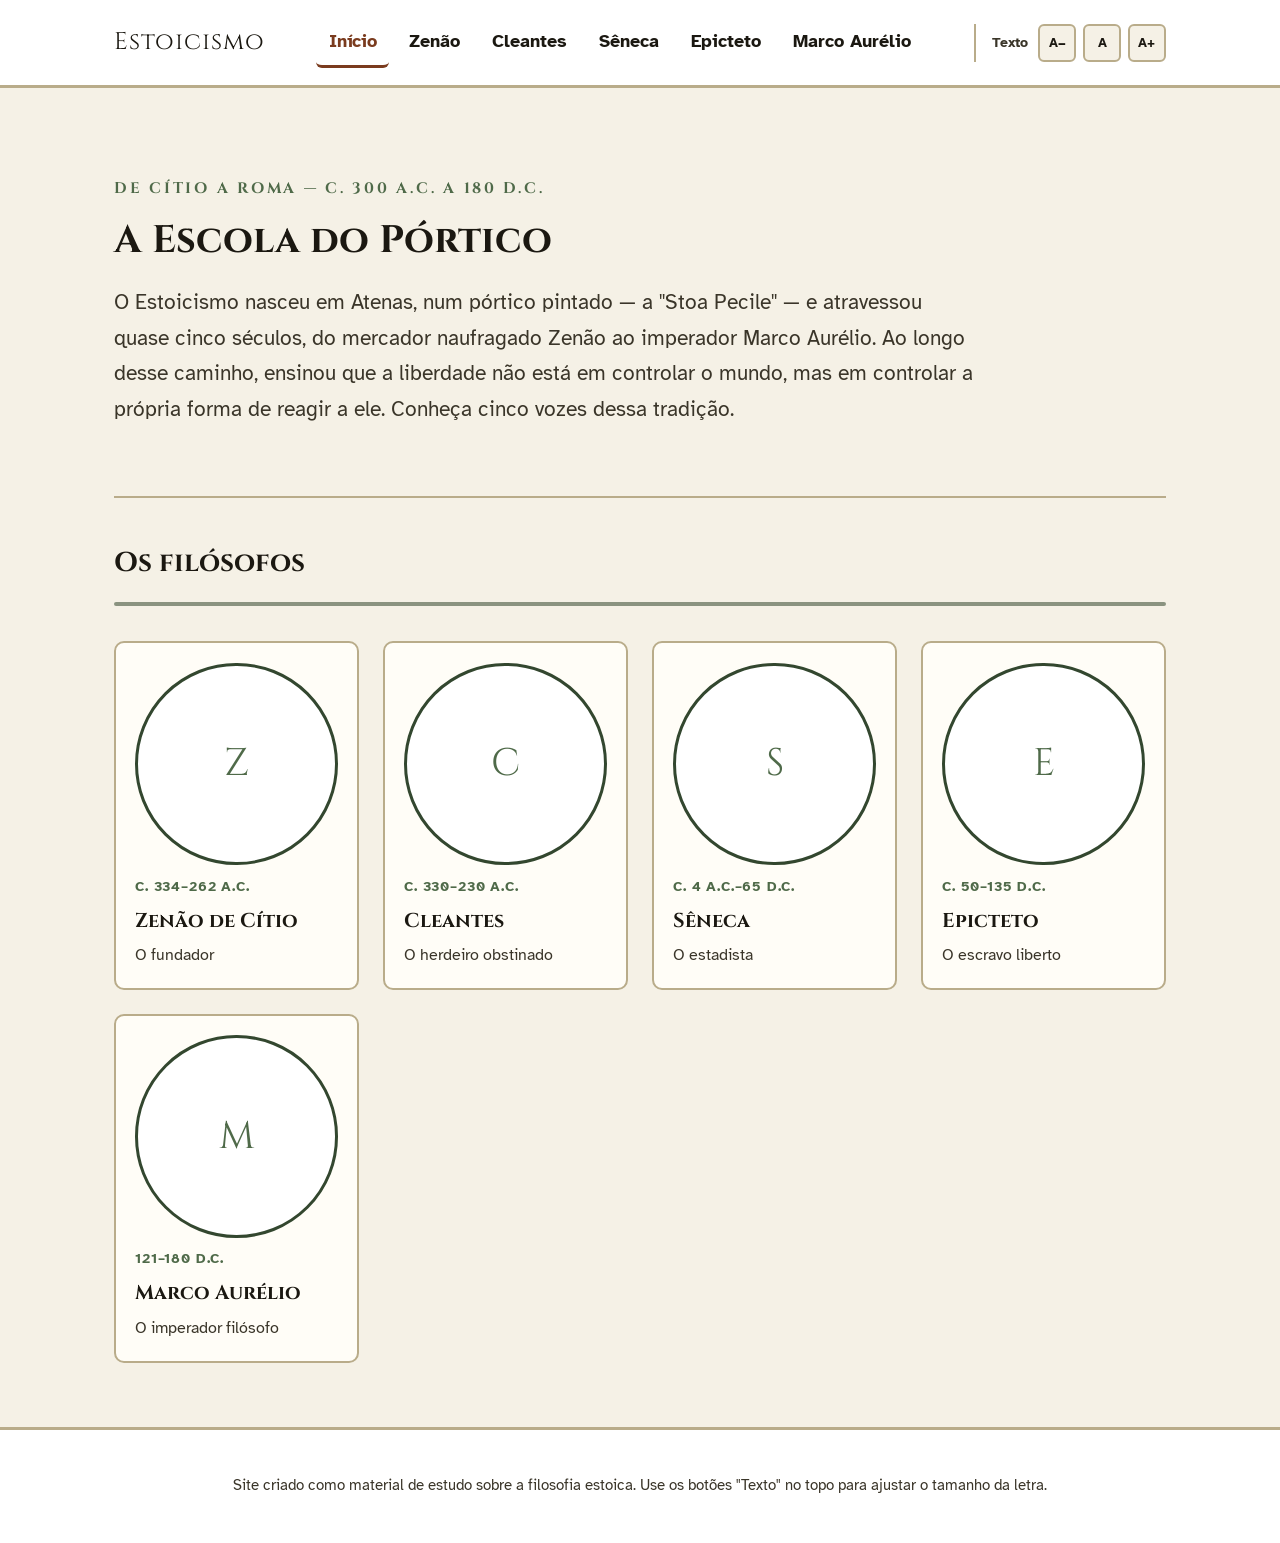
<file: index.html>
<!DOCTYPE html>
<html lang="pt-BR">
<head>
<meta charset="UTF-8">
<meta name="viewport" content="width=device-width, initial-scale=1.0">
<title>Estoicismo — Filósofos da Stoa</title>
<meta name="description" content="Um guia sobre os principais filósofos estoicos: Zenão, Cleantes, Sêneca, Epicteto e Marco Aurélio.">
<link rel="preconnect" href="https://fonts.googleapis.com">
<link href="https://fonts.googleapis.com/css2?family=Atkinson+Hyperlegible:ital,wght@0,400;0,700;1,400&family=Cinzel:wght@500;700&display=swap" rel="stylesheet">
<link rel="stylesheet" href="style.css">
</head>
<body>
<a class="skip-link" href="#conteudo">Pular para o conteúdo</a>

<header class="site-header">
  <div class="header-inner">
    <p class="site-title"><a href="index.html">Estoicismo</a></p>
    <nav class="main-nav" aria-label="Navegação principal">
      <ul>
        <li><a href="index.html" aria-current="page">Início</a></li>
        <li><a href="zenao.html">Zenão</a></li>
        <li><a href="cleantes.html">Cleantes</a></li>
        <li><a href="seneca.html">Sêneca</a></li>
        <li><a href="epicteto.html">Epicteto</a></li>
        <li><a href="marco-aurelio.html">Marco Aurélio</a></li>
      </ul>
    </nav>
    <div class="font-controls" role="group" aria-label="Ajustar tamanho do texto">
      <span>Texto</span>
      <button id="font-decrease" type="button" aria-label="Diminuir tamanho do texto">A−</button>
      <button id="font-reset" type="button" aria-label="Restaurar tamanho padrão do texto">A</button>
      <button id="font-increase" type="button" aria-label="Aumentar tamanho do texto">A+</button>
    </div>
  </div>
</header>

<main id="conteudo">

  <section class="hero">
    <p class="eyebrow">De Cítio a Roma — c. 300 a.C. a 180 d.C.</p>
    <h1>A Escola do Pórtico</h1>
    <p class="lede">O Estoicismo nasceu em Atenas, num pórtico pintado — a "Stoa Pecile" — e atravessou quase cinco
    séculos, do mercador naufragado Zenão ao imperador Marco Aurélio. Ao longo desse caminho, ensinou que a
    liberdade não está em controlar o mundo, mas em controlar a própria forma de reagir a ele. Conheça cinco
    vozes dessa tradição.</p>
  </section>

  <section class="timeline" aria-labelledby="filosofos-titulo">
    <h2 id="filosofos-titulo" style="margin-top:0;">Os filósofos</h2>
    <div class="timeline-track" aria-hidden="true"></div>

    <div class="philosopher-grid">

      <a class="philo-card" href="zenao.html">
        <span class="philo-portrait placeholder" aria-hidden="true">Z</span>
        <span class="era">c. 334–262 a.C.</span>
        <h3>Zenão de Cítio</h3>
        <p class="epithet">O fundador</p>
      </a>

      <a class="philo-card" href="cleantes.html">
        <span class="philo-portrait placeholder" aria-hidden="true">C</span>
        <span class="era">c. 330–230 a.C.</span>
        <h3>Cleantes</h3>
        <p class="epithet">O herdeiro obstinado</p>
      </a>

      <a class="philo-card" href="seneca.html">
        <span class="philo-portrait placeholder" aria-hidden="true">S</span>
        <span class="era">c. 4 a.C.–65 d.C.</span>
        <h3>Sêneca</h3>
        <p class="epithet">O estadista</p>
      </a>

      <a class="philo-card" href="epicteto.html">
        <span class="philo-portrait placeholder" aria-hidden="true">E</span>
        <span class="era">c. 50–135 d.C.</span>
        <h3>Epicteto</h3>
        <p class="epithet">O escravo liberto</p>
      </a>

      <a class="philo-card" href="marco-aurelio.html">
        <span class="philo-portrait placeholder" aria-hidden="true">M</span>
        <span class="era">121–180 d.C.</span>
        <h3>Marco Aurélio</h3>
        <p class="epithet">O imperador filósofo</p>
      </a>

    </div>
  </section>

</main>

<footer class="site-footer">
  <p>Site criado como material de estudo sobre a filosofia estoica. Use os botões "Texto" no topo para ajustar o
  tamanho da letra.</p>
</footer>

<script src="script.js"></script>
</body>
</html>
</file>
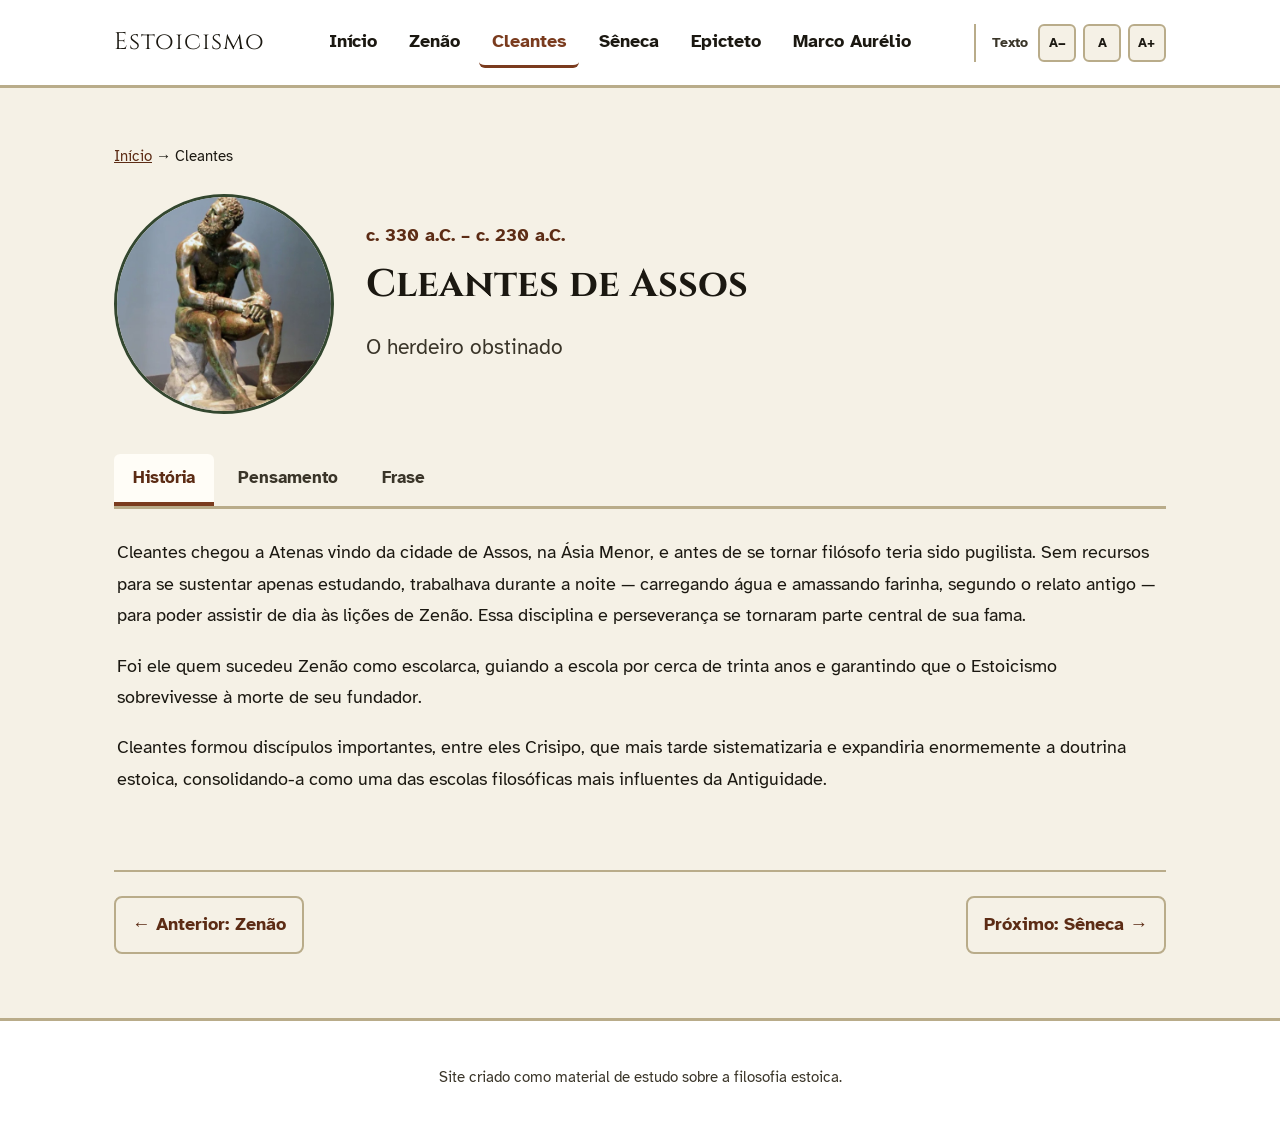
<file: cleantes.html>
<!DOCTYPE html>
<html lang="pt-BR">
<head>
<meta charset="UTF-8">
<meta name="viewport" content="width=device-width, initial-scale=1.0">
<title>Cleantes — Estoicismo</title>
<meta name="description" content="Vida e ideias de Cleantes de Assos, segundo escolarca do Estoicismo.">
<link rel="preconnect" href="https://fonts.googleapis.com">
<link href="https://fonts.googleapis.com/css2?family=Atkinson+Hyperlegible:ital,wght@0,400;0,700;1,400&family=Cinzel:wght@500;700&display=swap" rel="stylesheet">
<link rel="stylesheet" href="style.css">
</head>
<body>
<a class="skip-link" href="#conteudo">Pular para o conteúdo</a>

<header class="site-header">
  <div class="header-inner">
    <p class="site-title"><a href="index.html">Estoicismo</a></p>
    <nav class="main-nav" aria-label="Navegação principal">
      <ul>
        <li><a href="index.html">Início</a></li>
        <li><a href="zenao.html">Zenão</a></li>
        <li><a href="cleantes.html" aria-current="page">Cleantes</a></li>
        <li><a href="seneca.html">Sêneca</a></li>
        <li><a href="epicteto.html">Epicteto</a></li>
        <li><a href="marco-aurelio.html">Marco Aurélio</a></li>
      </ul>
    </nav>
    <div class="font-controls" role="group" aria-label="Ajustar tamanho do texto">
      <span>Texto</span>
      <button id="font-decrease" type="button" aria-label="Diminuir tamanho do texto">A−</button>
      <button id="font-reset" type="button" aria-label="Restaurar tamanho padrão do texto">A</button>
      <button id="font-increase" type="button" aria-label="Aumentar tamanho do texto">A+</button>
    </div>
  </div>
</header>

<main id="conteudo">

  <p class="breadcrumb"><a href="index.html">Início</a> → Cleantes</p>

  <article>
    <div class="philo-header">
      <div class="portrait-wrap">
        <!-- Troque esta imagem substituindo o arquivo em imagens/cleantes.jpg -->
        <img class="philo-portrait" src="imagens/cleantes.jpg" alt="Representação de Cleantes de Assos"
             onerror="this.replaceWith(Object.assign(document.createElement('span'),{className:'philo-portrait placeholder',textContent:'C'}))">
      </div>
      <div>
        <p class="dates">c. 330 a.C. – c. 230 a.C.</p>
        <h1>Cleantes de Assos</h1>
        <p class="lede">O herdeiro obstinado</p>
      </div>
    </div>

    <div class="tabs">
      <div class="tab-list" role="tablist" aria-label="Sobre Cleantes de Assos">
        <button class="tab" role="tab" id="tab-historia" aria-controls="painel-historia" aria-selected="true">História</button>
        <button class="tab" role="tab" id="tab-pensamento" aria-controls="painel-pensamento" aria-selected="false" tabindex="-1">Pensamento</button>
        <button class="tab" role="tab" id="tab-frase" aria-controls="painel-frase" aria-selected="false" tabindex="-1">Frase</button>
      </div>

      <div class="tab-panel philo-content" id="painel-historia" role="tabpanel" aria-labelledby="tab-historia" tabindex="0">
        <p>Cleantes chegou a Atenas vindo da cidade de Assos, na Ásia Menor, e antes de se tornar filósofo
        teria sido pugilista. Sem recursos para se sustentar apenas estudando, trabalhava durante a noite —
        carregando água e amassando farinha, segundo o relato antigo — para poder assistir de dia às lições
        de Zenão. Essa disciplina e perseverança se tornaram parte central de sua fama.</p>

        <p>Foi ele quem sucedeu Zenão como escolarca, guiando a escola por cerca de trinta anos e garantindo
        que o Estoicismo sobrevivesse à morte de seu fundador.</p>

        <p>Cleantes formou discípulos importantes, entre eles Crisipo, que mais tarde sistematizaria e
        expandiria enormemente a doutrina estoica, consolidando-a como uma das escolas filosóficas mais
        influentes da Antiguidade.</p>
      </div>

      <div class="tab-panel philo-content" id="painel-pensamento" role="tabpanel" aria-labelledby="tab-pensamento" tabindex="0" hidden>
        <p>Ao contrário de Zenão, que se destacava pela agudeza lógica, Cleantes era lembrado por sua força
        de vontade e devoção quase religiosa aos princípios estoicos — a filosofia, para ele, era antes de
        tudo uma prática de caráter.</p>

        <p>Sua obra mais lembrada é o "Hino a Zeus", um poema que descreve a divindade suprema como a razão
        universal que ordena todas as coisas, inclusive o que parece, à primeira vista, desordem ou
        infortúnio. O texto resume bem a ideia estoica de aceitação ativa: cooperar conscientemente com uma
        ordem racional maior do que nós, em vez de resistir a ela.</p>

        <p>Essa noção de aceitação não significa passividade: para Cleantes, cooperar com a ordem do mundo é
        um ato consciente de vontade, não resignação. Quem entende essa ordem age com propósito; quem não a
        entende é arrastado por ela mesmo assim.</p>
      </div>

      <div class="tab-panel" id="painel-frase" role="tabpanel" aria-labelledby="tab-frase" tabindex="0" hidden>
        <blockquote class="pull-quote">
          Para Cleantes, quem resiste ao curso dos acontecimentos é arrastado por eles mesmo assim — só que
          sofrendo; melhor é caminhar de bom grado ao lado do destino.
          <cite>— resumo do ensinamento atribuído a Cleantes de Assos</cite>
        </blockquote>
      </div>
    </div>

    <nav class="next-prev" aria-label="Navegação entre filósofos">
      <a href="zenao.html">← Anterior: Zenão</a>
      <a href="seneca.html">Próximo: Sêneca →</a>
    </nav>
  </article>

</main>

<footer class="site-footer">
  <p>Site criado como material de estudo sobre a filosofia estoica.</p>
</footer>

<script src="script.js"></script>
</body>
</html>
</file>
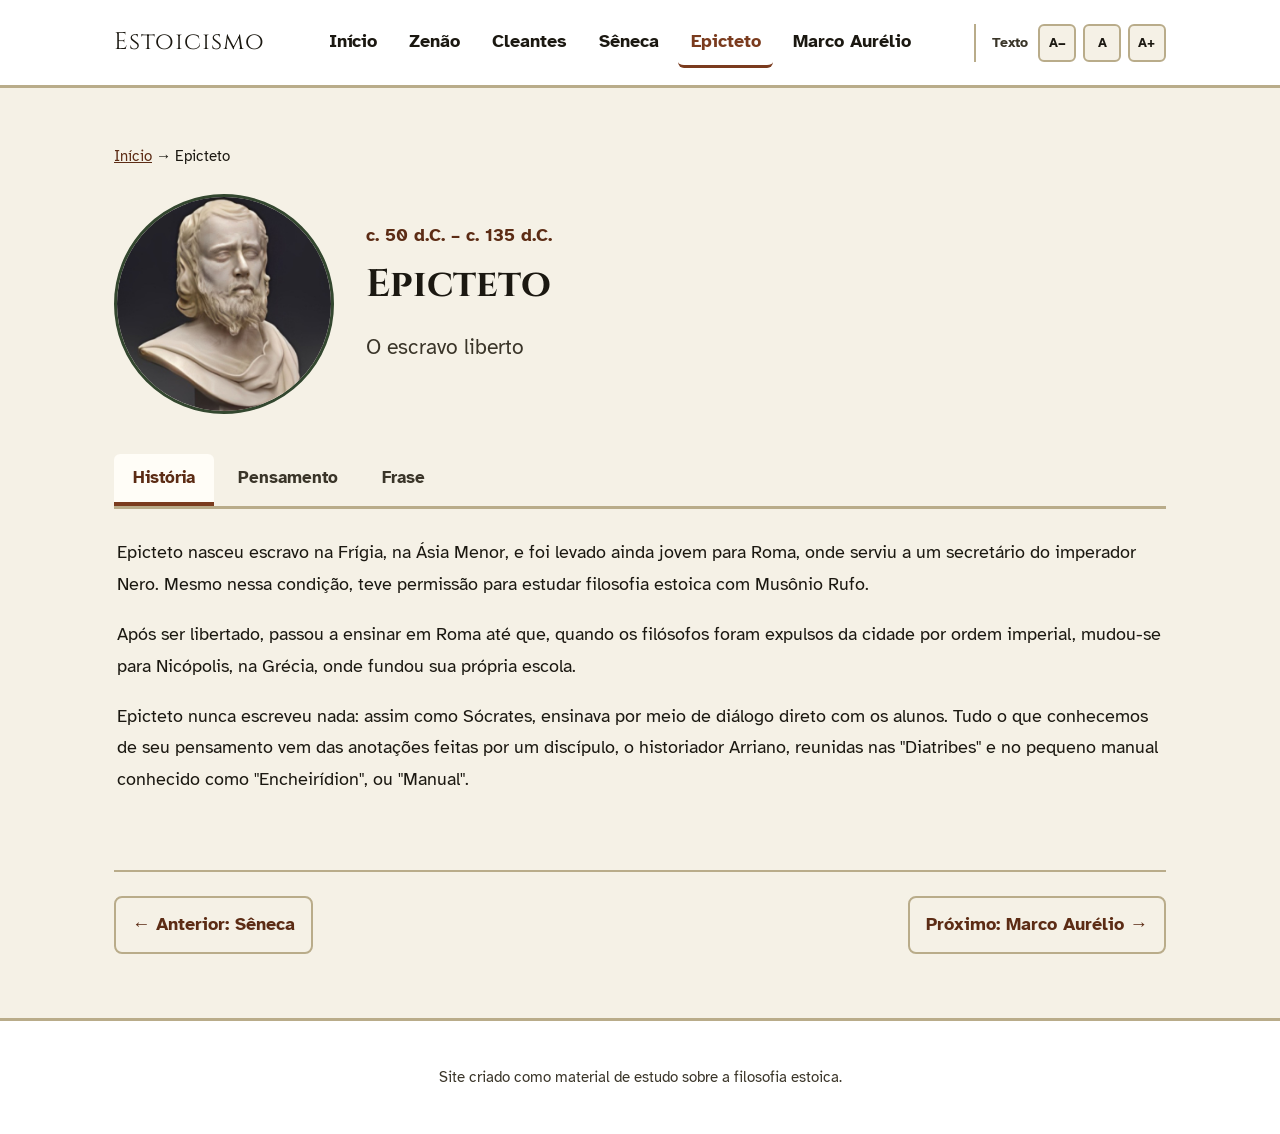
<file: epicteto.html>
<!DOCTYPE html>
<html lang="pt-BR">
<head>
<meta charset="UTF-8">
<meta name="viewport" content="width=device-width, initial-scale=1.0">
<title>Epicteto — Estoicismo</title>
<meta name="description" content="Vida e ideias de Epicteto, filósofo estoico que nasceu escravo.">
<link rel="preconnect" href="https://fonts.googleapis.com">
<link href="https://fonts.googleapis.com/css2?family=Atkinson+Hyperlegible:ital,wght@0,400;0,700;1,400&family=Cinzel:wght@500;700&display=swap" rel="stylesheet">
<link rel="stylesheet" href="style.css">
</head>
<body>
<a class="skip-link" href="#conteudo">Pular para o conteúdo</a>

<header class="site-header">
  <div class="header-inner">
    <p class="site-title"><a href="index.html">Estoicismo</a></p>
    <nav class="main-nav" aria-label="Navegação principal">
      <ul>
        <li><a href="index.html">Início</a></li>
        <li><a href="zenao.html">Zenão</a></li>
        <li><a href="cleantes.html">Cleantes</a></li>
        <li><a href="seneca.html">Sêneca</a></li>
        <li><a href="epicteto.html" aria-current="page">Epicteto</a></li>
        <li><a href="marco-aurelio.html">Marco Aurélio</a></li>
      </ul>
    </nav>
    <div class="font-controls" role="group" aria-label="Ajustar tamanho do texto">
      <span>Texto</span>
      <button id="font-decrease" type="button" aria-label="Diminuir tamanho do texto">A−</button>
      <button id="font-reset" type="button" aria-label="Restaurar tamanho padrão do texto">A</button>
      <button id="font-increase" type="button" aria-label="Aumentar tamanho do texto">A+</button>
    </div>
  </div>
</header>

<main id="conteudo">

  <p class="breadcrumb"><a href="index.html">Início</a> → Epicteto</p>

  <article>
    <div class="philo-header">
      <div class="portrait-wrap">
        <!-- Troque esta imagem substituindo o arquivo em imagens/epicteto.jpg -->
        <img class="philo-portrait" src="imagens/epicteto.jpg" alt="Representação de Epicteto"
             onerror="this.replaceWith(Object.assign(document.createElement('span'),{className:'philo-portrait placeholder',textContent:'E'}))">
      </div>
      <div>
        <p class="dates">c. 50 d.C. – c. 135 d.C.</p>
        <h1>Epicteto</h1>
        <p class="lede">O escravo liberto</p>
      </div>
    </div>

    <div class="tabs">
      <div class="tab-list" role="tablist" aria-label="Sobre Epicteto">
        <button class="tab" role="tab" id="tab-historia" aria-controls="painel-historia" aria-selected="true">História</button>
        <button class="tab" role="tab" id="tab-pensamento" aria-controls="painel-pensamento" aria-selected="false" tabindex="-1">Pensamento</button>
        <button class="tab" role="tab" id="tab-frase" aria-controls="painel-frase" aria-selected="false" tabindex="-1">Frase</button>
      </div>

      <div class="tab-panel philo-content" id="painel-historia" role="tabpanel" aria-labelledby="tab-historia" tabindex="0">
        <p>Epicteto nasceu escravo na Frígia, na Ásia Menor, e foi levado ainda jovem para Roma, onde serviu
        a um secretário do imperador Nero. Mesmo nessa condição, teve permissão para estudar filosofia
        estoica com Musônio Rufo.</p>

        <p>Após ser libertado, passou a ensinar em Roma até que, quando os filósofos foram expulsos da
        cidade por ordem imperial, mudou-se para Nicópolis, na Grécia, onde fundou sua própria escola.</p>

        <p>Epicteto nunca escreveu nada: assim como Sócrates, ensinava por meio de diálogo direto com os
        alunos. Tudo o que conhecemos de seu pensamento vem das anotações feitas por um discípulo, o
        historiador Arriano, reunidas nas "Diatribes" e no pequeno manual conhecido como "Encheirídion", ou
        "Manual".</p>
      </div>

      <div class="tab-panel philo-content" id="painel-pensamento" role="tabpanel" aria-labelledby="tab-pensamento" tabindex="0" hidden>
        <p>Sua ideia central é simples de enunciar, mas exigente de praticar: algumas coisas dependem de
        nós — nossos julgamentos, desejos e ações — e outras não — nosso corpo, nossa reputação, os eventos
        externos.</p>

        <p>A perturbação nasce de tentar controlar o que não está em nosso poder; a liberdade nasce de
        concentrar toda a atenção no que está. Essa distinção entre o que depende e o que não depende de nós
        tornou-se um dos conceitos mais citados de toda a filosofia estoica.</p>

        <p>Epicteto insistia ainda que a filosofia não serve para impressionar os outros com teoria, mas
        para transformar a própria conduta — quem só discute os princípios sem aplicá-los, para ele, ainda
        não começou a filosofar de verdade.</p>
      </div>

      <div class="tab-panel" id="painel-frase" role="tabpanel" aria-labelledby="tab-frase" tabindex="0" hidden>
        <blockquote class="pull-quote">
          Epicteto ensinava que não são os acontecimentos que perturbam as pessoas, mas o julgamento que
          fazemos sobre eles.
          <cite>— resumo do ensinamento atribuído a Epicteto</cite>
        </blockquote>
      </div>
    </div>

    <nav class="next-prev" aria-label="Navegação entre filósofos">
      <a href="seneca.html">← Anterior: Sêneca</a>
      <a href="marco-aurelio.html">Próximo: Marco Aurélio →</a>
    </nav>
  </article>

</main>

<footer class="site-footer">
  <p>Site criado como material de estudo sobre a filosofia estoica.</p>
</footer>

<script src="script.js"></script>
</body>
</html>
</file>
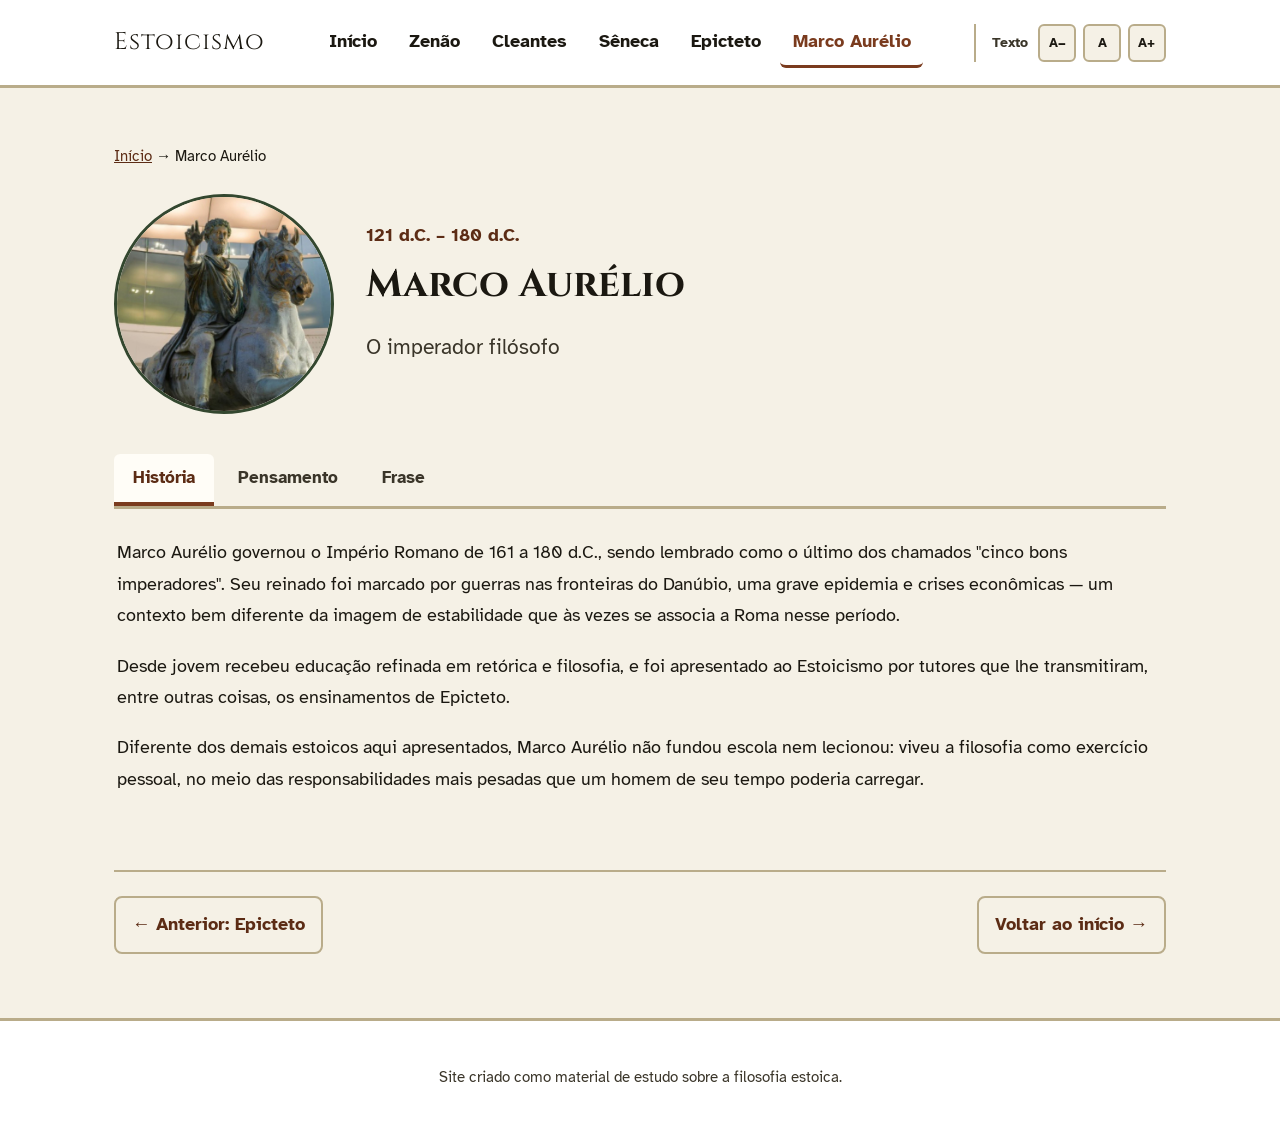
<file: marco-aurelio.html>
<!DOCTYPE html>
<html lang="pt-BR">
<head>
<meta charset="UTF-8">
<meta name="viewport" content="width=device-width, initial-scale=1.0">
<title>Marco Aurélio — Estoicismo</title>
<meta name="description" content="Vida e ideias de Marco Aurélio, imperador romano e autor das Meditações.">
<link rel="preconnect" href="https://fonts.googleapis.com">
<link href="https://fonts.googleapis.com/css2?family=Atkinson+Hyperlegible:ital,wght@0,400;0,700;1,400&family=Cinzel:wght@500;700&display=swap" rel="stylesheet">
<link rel="stylesheet" href="style.css">
</head>
<body>
<a class="skip-link" href="#conteudo">Pular para o conteúdo</a>

<header class="site-header">
  <div class="header-inner">
    <p class="site-title"><a href="index.html">Estoicismo</a></p>
    <nav class="main-nav" aria-label="Navegação principal">
      <ul>
        <li><a href="index.html">Início</a></li>
        <li><a href="zenao.html">Zenão</a></li>
        <li><a href="cleantes.html">Cleantes</a></li>
        <li><a href="seneca.html">Sêneca</a></li>
        <li><a href="epicteto.html">Epicteto</a></li>
        <li><a href="marco-aurelio.html" aria-current="page">Marco Aurélio</a></li>
      </ul>
    </nav>
    <div class="font-controls" role="group" aria-label="Ajustar tamanho do texto">
      <span>Texto</span>
      <button id="font-decrease" type="button" aria-label="Diminuir tamanho do texto">A−</button>
      <button id="font-reset" type="button" aria-label="Restaurar tamanho padrão do texto">A</button>
      <button id="font-increase" type="button" aria-label="Aumentar tamanho do texto">A+</button>
    </div>
  </div>
</header>

<main id="conteudo">

  <p class="breadcrumb"><a href="index.html">Início</a> → Marco Aurélio</p>

  <article>
    <div class="philo-header">
      <div class="portrait-wrap">
        <!-- Troque esta imagem substituindo o arquivo em imagens/marco-aurelio.jpg -->
        <img class="philo-portrait" src="imagens/marco-aurelio.jpg" alt="Estátua de Marco Aurélio"
             onerror="this.replaceWith(Object.assign(document.createElement('span'),{className:'philo-portrait placeholder',textContent:'M'}))">
      </div>
      <div>
        <p class="dates">121 d.C. – 180 d.C.</p>
        <h1>Marco Aurélio</h1>
        <p class="lede">O imperador filósofo</p>
      </div>
    </div>

    <div class="tabs">
      <div class="tab-list" role="tablist" aria-label="Sobre Marco Aurélio">
        <button class="tab" role="tab" id="tab-historia" aria-controls="painel-historia" aria-selected="true">História</button>
        <button class="tab" role="tab" id="tab-pensamento" aria-controls="painel-pensamento" aria-selected="false" tabindex="-1">Pensamento</button>
        <button class="tab" role="tab" id="tab-frase" aria-controls="painel-frase" aria-selected="false" tabindex="-1">Frase</button>
      </div>

      <div class="tab-panel philo-content" id="painel-historia" role="tabpanel" aria-labelledby="tab-historia" tabindex="0">
        <p>Marco Aurélio governou o Império Romano de 161 a 180 d.C., sendo lembrado como o último dos
        chamados "cinco bons imperadores". Seu reinado foi marcado por guerras nas fronteiras do Danúbio,
        uma grave epidemia e crises econômicas — um contexto bem diferente da imagem de estabilidade que às
        vezes se associa a Roma nesse período.</p>

        <p>Desde jovem recebeu educação refinada em retórica e filosofia, e foi apresentado ao Estoicismo
        por tutores que lhe transmitiram, entre outras coisas, os ensinamentos de Epicteto.</p>

        <p>Diferente dos demais estoicos aqui apresentados, Marco Aurélio não fundou escola nem lecionou:
        viveu a filosofia como exercício pessoal, no meio das responsabilidades mais pesadas que um homem de
        seu tempo poderia carregar.</p>
      </div>

      <div class="tab-panel philo-content" id="painel-pensamento" role="tabpanel" aria-labelledby="tab-pensamento" tabindex="0" hidden>
        <p>Foi em meio às campanhas militares que escreveu suas "Meditações" — um conjunto de anotações
        íntimas, provavelmente nunca destinadas à publicação, nas quais o imperador se aconselha a si mesmo
        sobre como manter a serenidade diante do poder, da guerra, da doença e da própria mortalidade.</p>

        <p>O texto tem tom de diário filosófico, não de tratado, e por isso soa surpreendentemente pessoal
        até hoje. Nele, Marco Aurélio retoma temas centrais do Estoicismo — a aceitação do que não depende de
        nós, a brevidade da vida, o dever para com a comunidade humana — e os aplica não a discípulos, mas a
        si mesmo, num esforço constante de autogoverno.</p>

        <p>Essa combinação rara entre poder absoluto e disciplina filosófica é o que faz de sua obra uma das
        mais lidas da tradição estoica até hoje.</p>
      </div>

      <div class="tab-panel" id="painel-frase" role="tabpanel" aria-labelledby="tab-frase" tabindex="0" hidden>
        <blockquote class="pull-quote">
          Marco Aurélio lembrava a si mesmo que a felicidade de sua vida dependia da qualidade de seus
          próprios pensamentos, não das circunstâncias ao seu redor.
          <cite>— resumo do ensinamento atribuído a Marco Aurélio</cite>
        </blockquote>
      </div>
    </div>

    <nav class="next-prev" aria-label="Navegação entre filósofos">
      <a href="epicteto.html">← Anterior: Epicteto</a>
      <a href="index.html">Voltar ao início →</a>
    </nav>
  </article>

</main>

<footer class="site-footer">
  <p>Site criado como material de estudo sobre a filosofia estoica.</p>
</footer>

<script src="script.js"></script>
</body>
</html>
</file>
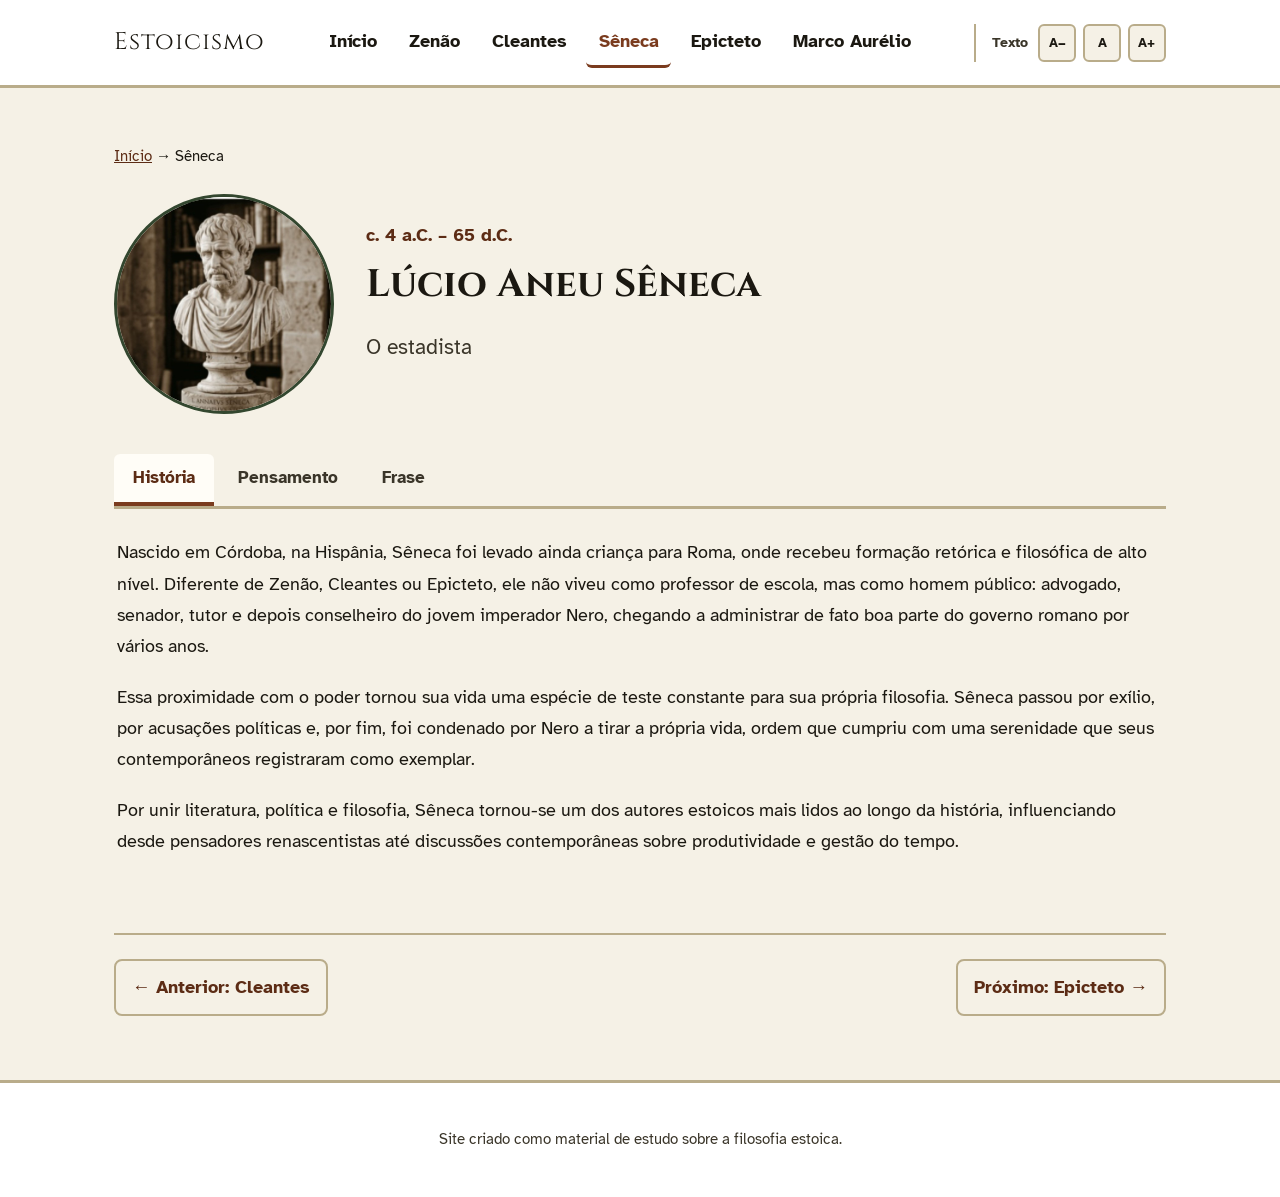
<file: seneca.html>
<!DOCTYPE html>
<html lang="pt-BR">
<head>
<meta charset="UTF-8">
<meta name="viewport" content="width=device-width, initial-scale=1.0">
<title>Sêneca — Estoicismo</title>
<meta name="description" content="Vida e ideias de Lúcio Aneu Sêneca, estadista e filósofo estoico romano.">
<link rel="preconnect" href="https://fonts.googleapis.com">
<link href="https://fonts.googleapis.com/css2?family=Atkinson+Hyperlegible:ital,wght@0,400;0,700;1,400&family=Cinzel:wght@500;700&display=swap" rel="stylesheet">
<link rel="stylesheet" href="style.css">
</head>
<body>
<a class="skip-link" href="#conteudo">Pular para o conteúdo</a>

<header class="site-header">
  <div class="header-inner">
    <p class="site-title"><a href="index.html">Estoicismo</a></p>
    <nav class="main-nav" aria-label="Navegação principal">
      <ul>
        <li><a href="index.html">Início</a></li>
        <li><a href="zenao.html">Zenão</a></li>
        <li><a href="cleantes.html">Cleantes</a></li>
        <li><a href="seneca.html" aria-current="page">Sêneca</a></li>
        <li><a href="epicteto.html">Epicteto</a></li>
        <li><a href="marco-aurelio.html">Marco Aurélio</a></li>
      </ul>
    </nav>
    <div class="font-controls" role="group" aria-label="Ajustar tamanho do texto">
      <span>Texto</span>
      <button id="font-decrease" type="button" aria-label="Diminuir tamanho do texto">A−</button>
      <button id="font-reset" type="button" aria-label="Restaurar tamanho padrão do texto">A</button>
      <button id="font-increase" type="button" aria-label="Aumentar tamanho do texto">A+</button>
    </div>
  </div>
</header>

<main id="conteudo">

  <p class="breadcrumb"><a href="index.html">Início</a> → Sêneca</p>

  <article>
    <div class="philo-header">
      <div class="portrait-wrap">
        <!-- Troque esta imagem substituindo o arquivo em imagens/seneca.jpg -->
        <img class="philo-portrait" src="imagens/seneca.jpg" alt="Busto antigo de Sêneca"
             onerror="this.replaceWith(Object.assign(document.createElement('span'),{className:'philo-portrait placeholder',textContent:'S'}))">
      </div>
      <div>
        <p class="dates">c. 4 a.C. – 65 d.C.</p>
        <h1>Lúcio Aneu Sêneca</h1>
        <p class="lede">O estadista</p>
      </div>
    </div>

    <div class="tabs">
      <div class="tab-list" role="tablist" aria-label="Sobre Sêneca">
        <button class="tab" role="tab" id="tab-historia" aria-controls="painel-historia" aria-selected="true">História</button>
        <button class="tab" role="tab" id="tab-pensamento" aria-controls="painel-pensamento" aria-selected="false" tabindex="-1">Pensamento</button>
        <button class="tab" role="tab" id="tab-frase" aria-controls="painel-frase" aria-selected="false" tabindex="-1">Frase</button>
      </div>

      <div class="tab-panel philo-content" id="painel-historia" role="tabpanel" aria-labelledby="tab-historia" tabindex="0">
        <p>Nascido em Córdoba, na Hispânia, Sêneca foi levado ainda criança para Roma, onde recebeu formação
        retórica e filosófica de alto nível. Diferente de Zenão, Cleantes ou Epicteto, ele não viveu como
        professor de escola, mas como homem público: advogado, senador, tutor e depois conselheiro do jovem
        imperador Nero, chegando a administrar de fato boa parte do governo romano por vários anos.</p>

        <p>Essa proximidade com o poder tornou sua vida uma espécie de teste constante para sua própria
        filosofia. Sêneca passou por exílio, por acusações políticas e, por fim, foi condenado por Nero a
        tirar a própria vida, ordem que cumpriu com uma serenidade que seus contemporâneos registraram como
        exemplar.</p>

        <p>Por unir literatura, política e filosofia, Sêneca tornou-se um dos autores estoicos mais lidos ao
        longo da história, influenciando desde pensadores renascentistas até discussões contemporâneas sobre
        produtividade e gestão do tempo.</p>
      </div>

      <div class="tab-panel philo-content" id="painel-pensamento" role="tabpanel" aria-labelledby="tab-pensamento" tabindex="0" hidden>
        <p>Sêneca escreveu sobre como permanecer equilibrado em meio à riqueza, à perda e ao perigo — temas
        que conheceu de perto ao longo da própria vida. Sua obra é vasta: as "Cartas a Lucílio", tratados
        como "Sobre a Brevidade da Vida" e "Sobre a Ira", além de peças de teatro.</p>

        <p>Ali, Sêneca trata a filosofia como algo prático — um exercício diário de autoexame — mais do que
        um sistema teórico abstrato. Para ele, o tempo é o único bem realmente escasso que temos: riqueza e
        posses podem ser recuperadas, mas o tempo perdido, nunca.</p>

        <p>Outro tema central é o autocontrole diante da raiva e do medo: para Sêneca, a maior parte do
        sofrimento humano vem da antecipação de males que talvez nunca aconteçam, e a filosofia serve
        justamente para treinar a mente a não se deixar levar por essas antecipações.</p>
      </div>

      <div class="tab-panel" id="painel-frase" role="tabpanel" aria-labelledby="tab-frase" tabindex="0" hidden>
        <blockquote class="pull-quote">
          Sêneca insistia que não é porque as coisas são difíceis que não ousamos: é porque não ousamos que
          elas se tornam difíceis.
          <cite>— resumo do ensinamento atribuído a Sêneca</cite>
        </blockquote>
      </div>
    </div>

    <nav class="next-prev" aria-label="Navegação entre filósofos">
      <a href="cleantes.html">← Anterior: Cleantes</a>
      <a href="epicteto.html">Próximo: Epicteto →</a>
    </nav>
  </article>

</main>

<footer class="site-footer">
  <p>Site criado como material de estudo sobre a filosofia estoica.</p>
</footer>

<script src="script.js"></script>
</body>
</html>
</file>
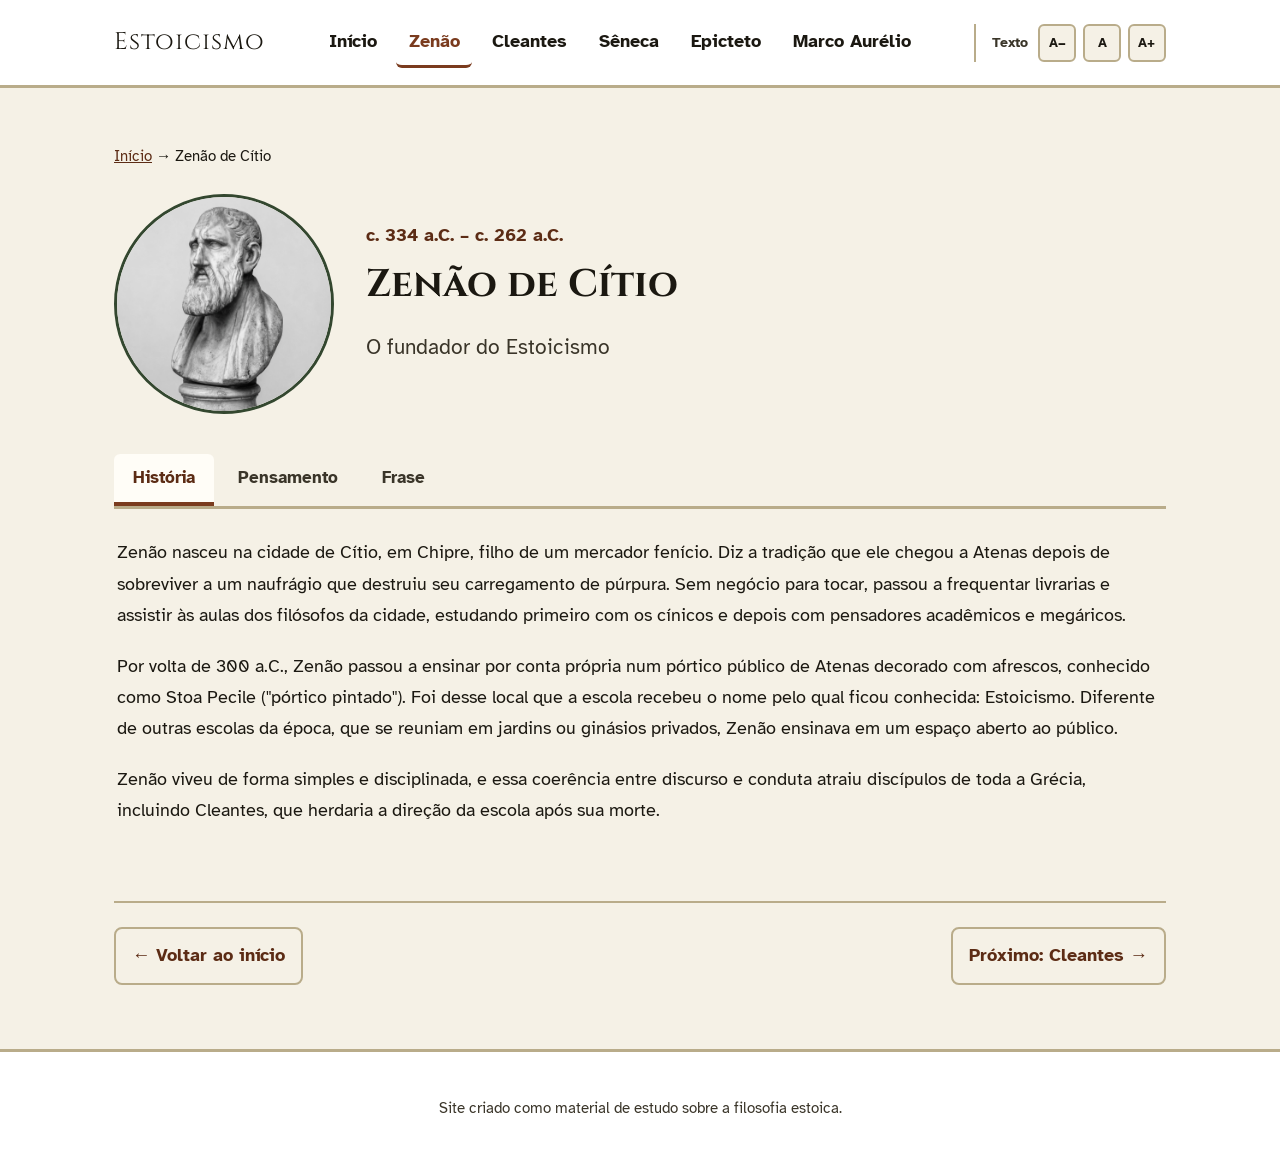
<file: zenao.html>
<!DOCTYPE html>
<html lang="pt-BR">
<head>
<meta charset="UTF-8">
<meta name="viewport" content="width=device-width, initial-scale=1.0">
<title>Zenão de Cítio — Estoicismo</title>
<meta name="description" content="Vida e ideias de Zenão de Cítio, fundador da escola estoica.">
<link rel="preconnect" href="https://fonts.googleapis.com">
<link href="https://fonts.googleapis.com/css2?family=Atkinson+Hyperlegible:ital,wght@0,400;0,700;1,400&family=Cinzel:wght@500;700&display=swap" rel="stylesheet">
<link rel="stylesheet" href="style.css">
</head>
<body>
<a class="skip-link" href="#conteudo">Pular para o conteúdo</a>

<header class="site-header">
  <div class="header-inner">
    <p class="site-title"><a href="index.html">Estoicismo</a></p>
    <nav class="main-nav" aria-label="Navegação principal">
      <ul>
        <li><a href="index.html">Início</a></li>
        <li><a href="zenao.html" aria-current="page">Zenão</a></li>
        <li><a href="cleantes.html">Cleantes</a></li>
        <li><a href="seneca.html">Sêneca</a></li>
        <li><a href="epicteto.html">Epicteto</a></li>
        <li><a href="marco-aurelio.html">Marco Aurélio</a></li>
      </ul>
    </nav>
    <div class="font-controls" role="group" aria-label="Ajustar tamanho do texto">
      <span>Texto</span>
      <button id="font-decrease" type="button" aria-label="Diminuir tamanho do texto">A−</button>
      <button id="font-reset" type="button" aria-label="Restaurar tamanho padrão do texto">A</button>
      <button id="font-increase" type="button" aria-label="Aumentar tamanho do texto">A+</button>
    </div>
  </div>
</header>

<main id="conteudo">

  <p class="breadcrumb"><a href="index.html">Início</a> → Zenão de Cítio</p>

  <article>
    <div class="philo-header">
      <div class="portrait-wrap">
        <!-- Troque esta imagem substituindo o arquivo em imagens/zenao.jpg -->
        <img class="philo-portrait" src="imagens/zenao.jpg" alt="Busto antigo de Zenão de Cítio"
             onerror="this.replaceWith(Object.assign(document.createElement('span'),{className:'philo-portrait placeholder',textContent:'Z'}))">
      </div>
      <div>
        <p class="dates">c. 334 a.C. – c. 262 a.C.</p>
        <h1>Zenão de Cítio</h1>
        <p class="lede">O fundador do Estoicismo</p>
      </div>
    </div>

    <div class="tabs">
      <div class="tab-list" role="tablist" aria-label="Sobre Zenão de Cítio">
        <button class="tab" role="tab" id="tab-historia" aria-controls="painel-historia" aria-selected="true">História</button>
        <button class="tab" role="tab" id="tab-pensamento" aria-controls="painel-pensamento" aria-selected="false" tabindex="-1">Pensamento</button>
        <button class="tab" role="tab" id="tab-frase" aria-controls="painel-frase" aria-selected="false" tabindex="-1">Frase</button>
      </div>

      <div class="tab-panel philo-content" id="painel-historia" role="tabpanel" aria-labelledby="tab-historia" tabindex="0">
        <p>Zenão nasceu na cidade de Cítio, em Chipre, filho de um mercador fenício. Diz a tradição que ele
        chegou a Atenas depois de sobreviver a um naufrágio que destruiu seu carregamento de púrpura. Sem
        negócio para tocar, passou a frequentar livrarias e assistir às aulas dos filósofos da cidade,
        estudando primeiro com os cínicos e depois com pensadores acadêmicos e megáricos.</p>

        <p>Por volta de 300 a.C., Zenão passou a ensinar por conta própria num pórtico público de Atenas
        decorado com afrescos, conhecido como Stoa Pecile ("pórtico pintado"). Foi desse local que a escola
        recebeu o nome pelo qual ficou conhecida: Estoicismo. Diferente de outras escolas da época, que se
        reuniam em jardins ou ginásios privados, Zenão ensinava em um espaço aberto ao público.</p>

        <p>Zenão viveu de forma simples e disciplinada, e essa coerência entre discurso e conduta atraiu
        discípulos de toda a Grécia, incluindo Cleantes, que herdaria a direção da escola após sua morte.</p>
      </div>

      <div class="tab-panel philo-content" id="painel-pensamento" role="tabpanel" aria-labelledby="tab-pensamento" tabindex="0" hidden>
        <p>A filosofia de Zenão unia lógica, física e ética num único sistema coerente: para viver bem, é
        preciso compreender a ordem racional que governa o universo — o Logos — e viver de acordo com a
        natureza. A virtude, e não o prazer ou a riqueza, seria o único bem verdadeiro.</p>

        <p>Para Zenão, as perturbações emocionais surgem de julgamentos equivocados sobre o que realmente
        importa: confundir bens externos (dinheiro, saúde, reputação) com o único bem que de fato depende de
        nós, que é agir com virtude. Essa distinção se tornaria a base de todo o pensamento estoico
        posterior.</p>

        <p>Ele também defendia que todos os seres humanos partilham a mesma razão universal, ideia que
        lançou as bases para a noção estoica de cosmopolitismo — a de que somos, antes de tudo, cidadãos do
        mundo.</p>
      </div>

      <div class="tab-panel" id="painel-frase" role="tabpanel" aria-labelledby="tab-frase" tabindex="0" hidden>
        <blockquote class="pull-quote">
          Zenão costumava dizer que a razão do homem deveria seguir a razão que governa o cosmo — e que a
          verdadeira riqueza está em precisar de pouco.
          <cite>— resumo do ensinamento atribuído a Zenão de Cítio</cite>
        </blockquote>
      </div>
    </div>

    <nav class="next-prev" aria-label="Navegação entre filósofos">
      <a href="index.html">← Voltar ao início</a>
      <a href="cleantes.html">Próximo: Cleantes →</a>
    </nav>
  </article>

</main>

<footer class="site-footer">
  <p>Site criado como material de estudo sobre a filosofia estoica.</p>
</footer>

<script src="script.js"></script>
</body>
</html>
</file>
<file: style.css>
/* =========================================================
   ESTOICISMO — folha de estilo compartilhada
   Paleta pensada para alto contraste (baixa visão) + modo escuro.
   Tipografia de corpo: Atkinson Hyperlegible (criada pelo Braille
   Institute especificamente para maximizar a legibilidade).
   ========================================================= */

:root {
  --bg: #f5f1e6;
  --bg-alt: #ffffff;
  --card-bg: #fffdf7;
  --ink: #1b1811;
  --ink-soft: #3a3529;
  --border: #b9ac8a;
  --bronze: #7a3b1e;
  --bronze-dark: #5c2c15;
  --laurel: #33472f;
  --laurel-light: #4f6a49;
  --focus: #0b4d8c;
  --radius: 10px;
  --max-width: 1100px;
  --font-body: "Atkinson Hyperlegible", Arial, Helvetica, sans-serif;
  --font-display: "Cinzel", Georgia, "Times New Roman", serif;
}

@media (prefers-color-scheme: dark) {
  :root {
    --bg: #15130d;
    --bg-alt: #1c1911;
    --card-bg: #211d14;
    --ink: #f3efe2;
    --ink-soft: #d9d2bd;
    --border: #4d4531;
    --bronze: #e0a05c;
    --bronze-dark: #f0b878;
    --laurel: #8fb287;
    --laurel-light: #a9c7a1;
    --focus: #6cb2f5;
  }
}

/* Reinicialização básica */
* { box-sizing: border-box; }
html { -webkit-text-size-adjust: 100%; }

body {
  margin: 0;
  background: var(--bg);
  color: var(--ink);
  font-family: var(--font-body);
  font-size: 1.15rem;         /* base maior que o padrão do navegador */
  line-height: 1.7;
  transition: background 0.2s ease, color 0.2s ease;
}

img { max-width: 100%; display: block; }

/* Respeita usuários que pedem menos movimento */
@media (prefers-reduced-motion: reduce) {
  * { animation: none !important; transition: none !important; }
}

/* Foco sempre bem visível — essencial para navegação por teclado */
a:focus-visible,
button:focus-visible,
[tabindex]:focus-visible {
  outline: 3px solid var(--focus);
  outline-offset: 3px;
  border-radius: 4px;
}

/* Link "pular para o conteúdo" */
.skip-link {
  position: absolute;
  left: -999px;
  top: 0;
  background: var(--focus);
  color: #fff;
  padding: 0.75rem 1.25rem;
  z-index: 100;
  font-weight: 700;
  border-radius: 0 0 8px 0;
}
.skip-link:focus {
  left: 0;
}

/* ===================== CABEÇALHO ===================== */
.site-header {
  border-bottom: 3px solid var(--border);
  background: var(--bg-alt);
}

.header-inner {
  max-width: var(--max-width);
  margin: 0 auto;
  padding: 1.1rem 1.5rem;
  display: flex;
  flex-wrap: wrap;
  align-items: center;
  justify-content: space-between;
  gap: 1rem;
}

.site-title {
  font-family: var(--font-display);
  font-size: 1.5rem;
  letter-spacing: 0.04em;
  margin: 0;
}
.site-title a {
  color: var(--ink);
  text-decoration: none;
}

.main-nav ul {
  list-style: none;
  display: flex;
  flex-wrap: wrap;
  gap: 0.4rem;
  margin: 0;
  padding: 0;
}

.main-nav a {
  display: inline-block;
  padding: 0.5rem 0.8rem;
  color: var(--ink);
  text-decoration: none;
  font-weight: 700;
  border-radius: 6px;
  border-bottom: 3px solid transparent;
}
.main-nav a:hover,
.main-nav a:focus-visible {
  border-bottom-color: var(--bronze);
}
.main-nav a[aria-current="page"] {
  color: var(--bronze);
  border-bottom-color: var(--bronze);
}

/* Controle de tamanho de fonte (acessibilidade) */
.font-controls {
  display: flex;
  align-items: center;
  gap: 0.4rem;
  border-left: 2px solid var(--border);
  padding-left: 1rem;
}
.font-controls span {
  font-size: 0.85rem;
  font-weight: 700;
  color: var(--ink-soft);
  margin-right: 0.2rem;
}
.font-controls button {
  font-family: var(--font-body);
  font-weight: 800;
  background: var(--bg);
  color: var(--ink);
  border: 2px solid var(--border);
  border-radius: 6px;
  width: 2.4rem;
  height: 2.4rem;
  cursor: pointer;
}
.font-controls button:hover {
  border-color: var(--bronze);
  color: var(--bronze);
}

/* ===================== LAYOUT GERAL ===================== */
main {
  max-width: var(--max-width);
  margin: 0 auto;
  padding: 2.5rem 1.5rem 4rem;
}

h1, h2, h3 {
  font-family: var(--font-display);
  color: var(--ink);
  line-height: 1.25;
}

h1 { font-size: 2.4rem; margin: 0 0 0.5rem; }
h2 { font-size: 1.7rem; margin-top: 2.5rem; }

a { color: var(--bronze-dark); }
a:hover { color: var(--bronze); }

.lede {
  font-size: 1.3rem;
  color: var(--ink-soft);
  max-width: 62ch;
}

/* ===================== HERO (página inicial) ===================== */
.hero {
  padding: 2rem 0 3rem;
  border-bottom: 2px solid var(--border);
  margin-bottom: 3rem;
}
.hero .eyebrow {
  font-family: var(--font-display);
  letter-spacing: 0.18em;
  text-transform: uppercase;
  color: var(--laurel-light);
  font-size: 0.95rem;
  font-weight: 700;
}

/* ===================== LINHA DO TEMPO / GRADE DE FILÓSOFOS ===================== */
.timeline {
  position: relative;
  margin-top: 2rem;
}
.timeline-track {
  height: 4px;
  background: var(--laurel);
  border-radius: 4px;
  margin: 0 0 2.2rem;
  opacity: 0.55;
}

.philosopher-grid {
  display: grid;
  grid-template-columns: repeat(auto-fit, minmax(200px, 1fr));
  gap: 1.5rem;
}

.philo-card {
  background: var(--card-bg);
  border: 2px solid var(--border);
  border-radius: var(--radius);
  padding: 1.2rem;
  text-decoration: none;
  color: var(--ink);
  display: flex;
  flex-direction: column;
  gap: 0.6rem;
  transition: transform 0.15s ease, border-color 0.15s ease;
}
.philo-card:hover,
.philo-card:focus-visible {
  border-color: var(--bronze);
  transform: translateY(-4px);
}

.philo-portrait {
  width: 100%;
  aspect-ratio: 1 / 1;
  border-radius: 50%;
  border: 3px solid var(--laurel);
  object-fit: cover;
  background: var(--bg);
}

/* Retrato ainda não adicionado pelo usuário: iniciais em vez de imagem quebrada */
.philo-portrait.placeholder {
  display: flex;
  align-items: center;
  justify-content: center;
  font-family: var(--font-display);
  font-size: 2.4rem;
  color: var(--laurel-light);
  background: var(--bg-alt);
}

.philo-card .era {
  font-size: 0.85rem;
  font-weight: 700;
  color: var(--laurel-light);
  text-transform: uppercase;
  letter-spacing: 0.06em;
}
.philo-card h3 {
  margin: 0;
  font-size: 1.25rem;
}
.philo-card .epithet {
  color: var(--ink-soft);
  font-size: 0.98rem;
  margin: 0;
}

/* ===================== PÁGINA DE UM FILÓSOFO ===================== */
.breadcrumb {
  font-size: 0.95rem;
  margin-bottom: 1.5rem;
}

.philo-header {
  display: grid;
  grid-template-columns: 220px 1fr;
  gap: 2rem;
  align-items: center;
  margin-bottom: 2.5rem;
}

.philo-header .portrait-wrap img,
.philo-header .portrait-wrap .philo-portrait {
  width: 220px;
  height: 220px;
}

.philo-header .dates {
  font-weight: 700;
  color: var(--bronze-dark);
  font-size: 1.1rem;
  margin: 0 0 0.6rem;
}

@media (max-width: 640px) {
  .philo-header {
    grid-template-columns: 1fr;
    text-align: center;
  }
  .philo-header .portrait-wrap {
    justify-self: center;
  }
}

.pull-quote {
  border-left: 5px solid var(--bronze);
  background: var(--card-bg);
  padding: 1.2rem 1.5rem;
  margin: 2rem 0;
  font-size: 1.25rem;
  font-style: italic;
  color: var(--ink-soft);
  border-radius: 0 8px 8px 0;
}
.pull-quote cite {
  display: block;
  margin-top: 0.6rem;
  font-style: normal;
  font-weight: 700;
  font-size: 0.95rem;
  color: var(--laurel-light);
}

.philo-content p { margin: 0 0 1.2rem; }

/* ===================== ABAS (História / Pensamento / Frase) ===================== */
.tab-list {
  display: flex;
  flex-wrap: wrap;
  gap: 0.3rem;
  border-bottom: 3px solid var(--border);
  margin: 2.2rem 0 0;
}

.tab {
  font-family: var(--font-body);
  font-size: 1.08rem;
  font-weight: 700;
  background: transparent;
  border: none;
  border-bottom: 4px solid transparent;
  padding: 0.85rem 1.2rem;
  color: var(--ink-soft);
  cursor: pointer;
  border-radius: 6px 6px 0 0;
}
.tab:hover {
  color: var(--bronze);
  background: var(--card-bg);
}
.tab[aria-selected="true"] {
  color: var(--bronze-dark);
  border-bottom-color: var(--bronze);
  background: var(--card-bg);
}

.tab-panel {
  padding: 1.8rem 0.2rem 0.5rem;
}
.tab-panel:focus-visible {
  outline: 3px solid var(--focus);
  outline-offset: 6px;
  border-radius: 4px;
}

.tab-panel .pull-quote {
  margin: 0;
  font-size: 1.4rem;
}

.next-prev {
  display: flex;
  justify-content: space-between;
  margin-top: 3rem;
  padding-top: 1.5rem;
  border-top: 2px solid var(--border);
  gap: 1rem;
  flex-wrap: wrap;
}
.next-prev a {
  font-weight: 700;
  text-decoration: none;
  border: 2px solid var(--border);
  padding: 0.7rem 1rem;
  border-radius: 8px;
}
.next-prev a:hover,
.next-prev a:focus-visible {
  border-color: var(--bronze);
}

/* ===================== RODAPÉ ===================== */
.site-footer {
  border-top: 3px solid var(--border);
  background: var(--bg-alt);
  padding: 1.8rem 1.5rem;
  text-align: center;
  color: var(--ink-soft);
  font-size: 0.95rem;
}
</file>
